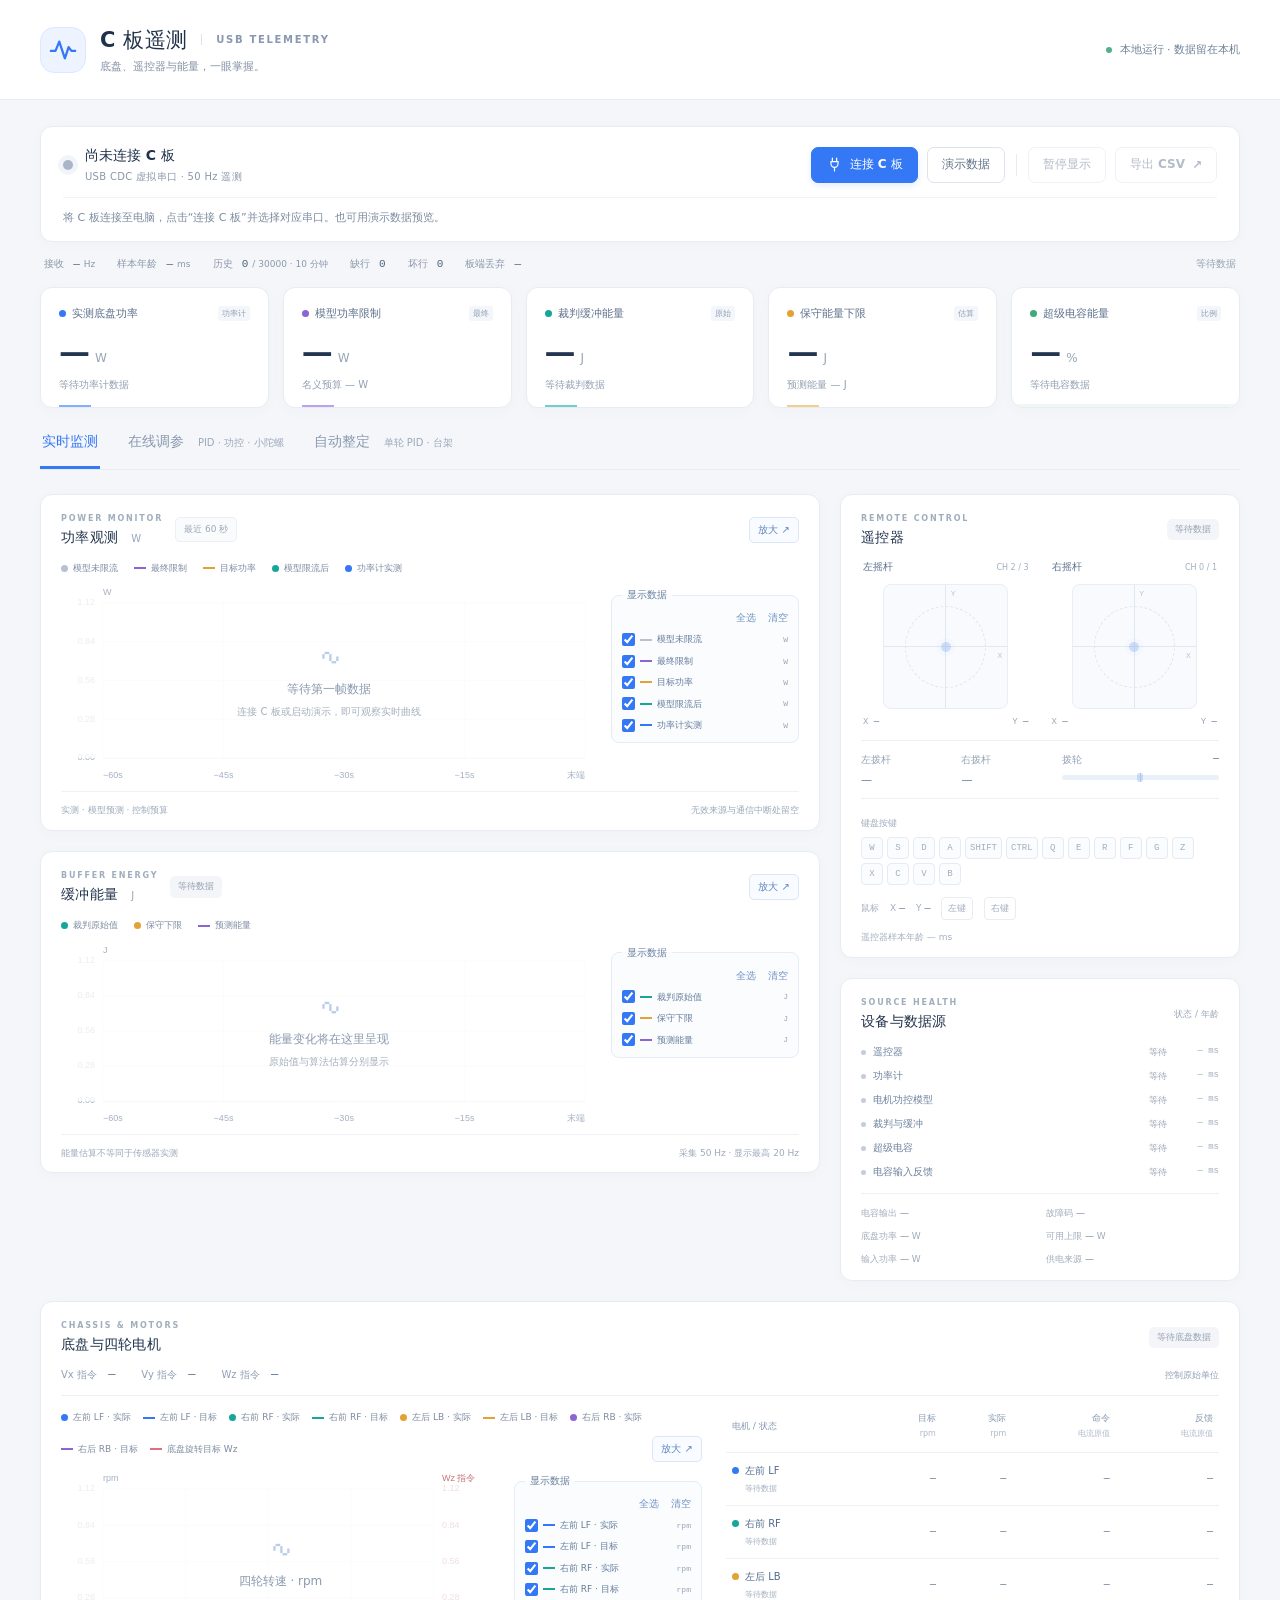
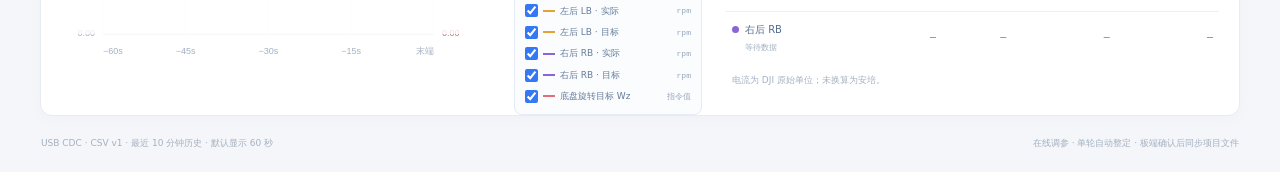
<file: tools/usb-telemetry/index.html>
<!doctype html>
<html lang="zh-CN">
<head>
  <meta charset="utf-8">
  <meta name="viewport" content="width=device-width,initial-scale=1">
  <meta name="color-scheme" content="light">
  <title>C 板遥测 · USB 实时仪表盘</title>
  <link rel="icon" href="data:image/svg+xml,%3Csvg xmlns='http://www.w3.org/2000/svg' viewBox='0 0 32 32'%3E%3Crect width='32' height='32' rx='8' fill='%233478f6'/%3E%3Cpath d='M3 17h5l4-10 6 18 4-12 3 4h4' fill='none' stroke='white' stroke-width='2'/%3E%3C/svg%3E">
  <link rel="stylesheet" href="styles.css">
  <link rel="stylesheet" href="tuning.css">
  <link rel="stylesheet" href="autotune.css">
  <script src="protocol.js" defer></script>
  <script src="serial.js" defer></script>
  <script src="charts.js" defer></script>
  <script src="tuning.js" defer></script>
  <script src="tuning-ui.js" defer></script>
  <script src="autotune.js" defer></script>
  <script src="autotune-ui.js" defer></script>
  <script src="app.js" defer></script>
</head>
<body>
  <header class="app-header">
    <a class="brand" href="./" aria-label="C 板遥测主页"><span class="brand-mark" aria-hidden="true"><svg viewBox="0 0 32 32"><path d="M3 17h5l4-10 6 18 4-12 3 4h4"/></svg></span><span><span class="brand-name">C 板遥测<span class="brand-tag">USB TELEMETRY</span></span><span class="brand-description">底盘、遥控器与能量，一眼掌握。</span></span></a>
    <span class="local-badge"><i></i>本地运行 · 数据留在本机</span>
  </header>
  <main class="workspace">
    <section class="connection-card card" aria-label="连接与采集">
      <div class="connection-summary"><span id="connection-dot" class="connection-dot"></span><div><strong id="connection-status" role="status">尚未连接 C 板</strong><span id="connection-detail">USB CDC 虚拟串口 · 50 Hz 遥测</span></div></div>
      <div class="toolbar-actions"><button type="button" class="primary-button" id="connect-button"><svg viewBox="0 0 24 24" aria-hidden="true"><path d="M9 3v5m6-5v5M7 8h10v3a5 5 0 0 1-5 5v5m0-5a5 5 0 0 1-5-5V8"/></svg><span>连接 C 板</span></button><button type="button" class="secondary-button" id="demo-button">演示数据</button><span class="toolbar-divider"></span><button type="button" class="secondary-button" id="pause-button" disabled aria-pressed="false">暂停显示</button><button type="button" class="secondary-button" id="export-button" disabled>导出 CSV <span aria-hidden="true">↗</span></button></div>
      <p id="message" class="connection-message" role="status">将 C 板连接至电脑，点击“连接 C 板”并选择对应串口。也可用演示数据预览。</p>
    </section>
    <div class="demo-notice" id="demo-notice" hidden><span><strong>演示模式</strong> 当前为模拟数据，与真实 C 板无关。连接串口将清空演示记录。</span><button type="button" id="stop-demo-button">结束演示</button></div>
    <div class="stream-bar"><div class="stream-stats"><span>接收 <strong id="rx-rate">—</strong><small>Hz</small></span><span>样本年龄 <strong id="sample-age">—</strong><small>ms</small></span><span>历史 <strong id="sample-count">0</strong><small>/ 30000 · 10 分钟</small></span><span>缺行 <strong id="missing-count">0</strong></span><span>坏行 <strong id="bad-count">0</strong></span><span>板端丢弃 <strong id="tx-drop-count">—</strong></span></div><span id="display-status" class="display-status">等待数据</span></div>

    <section class="metrics" aria-label="关键数据">
      <article class="metric-card card"><div class="metric-label"><i class="color-dot blue"></i>实测底盘功率<span class="metric-tag">功率计</span></div><div class="metric-number"><strong id="metric-meter">—</strong><span>W</span></div><p id="metric-meter-detail">等待功率计数据</p><span class="metric-accent blue-accent"></span></article>
      <article class="metric-card card"><div class="metric-label"><i class="color-dot purple"></i>模型功率限制<span class="metric-tag">最终</span></div><div class="metric-number"><strong id="metric-limit">—</strong><span>W</span></div><p id="metric-limit-detail">名义预算 — W</p><span class="metric-accent purple-accent"></span></article>
      <article class="metric-card card"><div class="metric-label"><i class="color-dot teal"></i>裁判缓冲能量<span class="metric-tag">原始</span></div><div class="metric-number"><strong id="metric-buffer">—</strong><span>J</span></div><p id="metric-buffer-detail">等待裁判数据</p><span class="metric-accent teal-accent"></span></article>
      <article class="metric-card card"><div class="metric-label"><i class="color-dot amber"></i>保守能量下限<span class="metric-tag">估算</span></div><div class="metric-number"><strong id="metric-estimate">—</strong><span>J</span></div><p id="metric-estimate-detail">预测能量 — J</p><span class="metric-accent amber-accent"></span></article>
      <article class="metric-card card"><div class="metric-label"><i class="color-dot green"></i>超级电容能量<span class="metric-tag">比例</span></div><div class="metric-number"><strong id="metric-cap">—</strong><span>%</span></div><p id="metric-cap-detail">等待电容数据</p><div class="cap-progress"><span id="cap-progress-value"></span></div></article>
    </section>

    <nav class="workspace-tabs" aria-label="工作区" role="tablist">
      <button type="button" id="monitor-tab" role="tab" aria-selected="true" aria-controls="monitor-panel">实时监测</button>
      <button type="button" id="tuning-tab" role="tab" aria-selected="false" aria-controls="tuning-panel" tabindex="-1">在线调参 <span>PID · 功控 · 小陀螺</span></button>
      <button type="button" id="autotune-tab" role="tab" aria-selected="false" aria-controls="autotune-panel" tabindex="-1">自动整定 <span>单轮 PID · 台架</span></button>
    </nav>
    <div id="monitor-panel" role="tabpanel" aria-labelledby="monitor-tab">
    <div class="dashboard-grid">
      <div class="chart-stack">
        <section class="card chart-card"><div class="section-heading"><div><span class="eyebrow">POWER MONITOR</span><h2>功率观测 <span>W</span></h2></div><span class="window-label">最近 60 秒</span></div><div class="chart-legend"><span><i class="color-dot blue"></i>功率计实测</span><span><i class="color-dot teal"></i>模型限流后</span><span><i class="color-dot gray"></i>模型未限流</span><span><i class="line-dot purple"></i>最终限制</span><span><i class="line-dot amber"></i>目标功率</span></div><div class="chart-container"><canvas id="power-chart" role="img" aria-label="最近 60 秒功率趋势，单位瓦"></canvas><div class="chart-empty" data-empty-chart><span class="empty-wave">∿</span><strong>等待第一帧数据</strong><span>连接 C 板或启动演示，即可观察实时曲线</span></div></div><div class="chart-footer"><span>实测 · 模型预测 · 控制预算</span><span>无效来源与通信中断处留空</span></div></section>
        <section class="card chart-card energy-card"><div class="section-heading"><div><span class="eyebrow">BUFFER ENERGY</span><h2>缓冲能量 <span>J</span></h2></div><span id="buffer-state" class="status-pill neutral">等待数据</span></div><div class="chart-legend"><span><i class="color-dot teal"></i>裁判原始值</span><span><i class="color-dot amber"></i>保守下限</span><span><i class="line-dot purple"></i>预测能量</span></div><div class="chart-container"><canvas id="energy-chart" role="img" aria-label="最近 60 秒缓冲能量趋势，单位焦耳"></canvas><div class="chart-empty" data-empty-chart><span class="empty-wave">∿</span><strong>能量变化将在这里呈现</strong><span>原始值与算法估算分别显示</span></div></div><div class="chart-footer"><span>能量估算不等同于传感器实测</span><span>采集 50 Hz · 显示最高 20 Hz</span></div></section>
      </div>

      <aside class="side-stack">
        <section class="card remote-card" aria-label="遥控器状态"><div class="section-heading"><div><span class="eyebrow">REMOTE CONTROL</span><h2>遥控器</h2></div><span id="remote-status" class="status-pill neutral">等待数据</span></div><div class="joysticks"><div class="joystick"><div class="stick-heading"><strong>左摇杆</strong><span>CH 2 / 3</span></div><div class="stick-plane" id="left-stick" aria-label="左摇杆位置"><div class="stick-ring"></div><i class="stick-point" id="left-stick-point"></i><span class="axis-x">X</span><span class="axis-y">Y</span></div><div class="stick-values"><span>X <b id="rc-lx">—</b></span><span>Y <b id="rc-ly">—</b></span></div></div><div class="joystick"><div class="stick-heading"><strong>右摇杆</strong><span>CH 0 / 1</span></div><div class="stick-plane" id="right-stick" aria-label="右摇杆位置"><div class="stick-ring"></div><i class="stick-point" id="right-stick-point"></i><span class="axis-x">X</span><span class="axis-y">Y</span></div><div class="stick-values"><span>X <b id="rc-rx">—</b></span><span>Y <b id="rc-ry">—</b></span></div></div></div><div class="remote-controls"><div><span>左拨杆</span><strong id="rc-sw-left">—</strong></div><div><span>右拨杆</span><strong id="rc-sw-right">—</strong></div><div class="dial-control"><span>拨轮 <b id="rc-dial">—</b></span><div class="dial-track"><i></i><span id="dial-indicator"></span></div></div></div><div class="input-section"><span class="sub-label">键盘按键</span><div class="keyboard" id="keyboard" aria-label="遥控器键盘状态"></div></div><div class="mouse-row"><span class="sub-label">鼠标</span><span>X <strong id="mouse-x">—</strong></span><span>Y <strong id="mouse-y">—</strong></span><span class="mouse-key" id="mouse-left">左键</span><span class="mouse-key" id="mouse-right">右键</span></div><p class="source-age" id="rc-age">遥控器样本年龄 — ms</p></section>
        <section class="card sources-card"><div class="section-heading"><div><span class="eyebrow">SOURCE HEALTH</span><h2>设备与数据源</h2></div><span class="tiny-label">状态 / 年龄</span></div><div id="source-list" class="source-list"></div><div class="cap-details"><span>电容输出 <strong id="cap-output">—</strong></span><span>故障码 <strong id="cap-error">—</strong></span><span>底盘功率 <strong id="cap-chassis">—</strong> W</span><span>可用上限 <strong id="cap-limit">—</strong> W</span><span>输入功率 <strong id="cap-input">—</strong> W</span><span>供电来源 <strong id="power-source">—</strong></span></div></section>
      </aside>
    </div>

    <section class="card motors-card" aria-label="底盘与电机"><div class="section-heading"><div><span class="eyebrow">CHASSIS & MOTORS</span><h2>底盘与四轮电机</h2></div><span id="chassis-mode" class="status-pill neutral">等待底盘数据</span></div><div class="chassis-commands"><span>Vx 指令 <strong id="vx-command">—</strong></span><span>Vy 指令 <strong id="vy-command">—</strong></span><span>Wz 指令 <strong id="wz-command">—</strong></span><small>控制原始单位</small></div><div class="motor-layout"><div class="motor-plot"><div class="chart-legend"><span><i class="color-dot blue"></i>左前 LF</span><span><i class="color-dot teal"></i>右前 RF</span><span><i class="color-dot amber"></i>左后 LB</span><span><i class="color-dot purple"></i>右后 RB</span><span class="legend-note">实线：实际 · 虚线：目标</span></div><div class="chart-container"><canvas id="rpm-chart" role="img" aria-label="四轮目标与实际转速，单位 rpm"></canvas><div class="chart-empty" data-empty-chart><span class="empty-wave">∿</span><strong>四轮转速 · rpm</strong></div></div></div><div class="motor-table-wrap"><table class="motor-table"><caption>电机转速与电流</caption><thead><tr><th>电机 / 状态</th><th>目标<br><small>rpm</small></th><th>实际<br><small>rpm</small></th><th>命令<br><small>电流原值</small></th><th>反馈<br><small>电流原值</small></th></tr></thead><tbody id="motor-table-body"></tbody></table><p class="table-note">电流为 DJI 原始单位；未换算为安培。</p></div></div></section>
    </div>
    <section id="tuning-panel" role="tabpanel" aria-labelledby="tuning-tab" hidden>
      <div class="tuning-intro"><div><span class="eyebrow">LIVE PARAMETERS</span><h2>在线调参</h2><p>参数实时生效、同步项目文件，停机后自动保存到板端。</p></div><span class="status-pill neutral">支持掉电保存</span></div>
      <div class="tuning-layout">
        <aside class="tuning-navigation card" role="tablist" aria-label="参数组">
          <button type="button" data-tuning-group="pid" role="tab" aria-selected="true"><strong>01 <span>速度环 PID</span></strong><small>四轮独立增益与限幅</small></button>
          <button type="button" data-tuning-group="power" role="tab" aria-selected="false"><strong>02 <span>功率控制</span></strong><small>功率外环与能量预算</small></button>
          <button type="button" data-tuning-group="spin" role="tab" aria-selected="false"><strong>03 <span>小陀螺</span></strong><small>旋转目标与波形</small></button>
          <p>应用后进入零力模式并保持电机停止，等待“已保存到板端”再断电。启动优先恢复有效的板端保存值。</p>
        </aside>
        <article class="tuning-editor card">
          <div class="tuning-heading"><div><h2 id="tuning-title">四轮速度环 PID</h2><p id="tuning-description"></p></div><span id="tuning-mode" class="status-pill neutral"></span></div>
          <div class="tuning-read-bar"><span id="tuning-revision">尚未读取</span><button type="button" id="tuning-read" class="secondary-button" disabled>重新读取板端</button></div>
          <div id="tuning-fields"></div>
          <div class="tuning-persistence"><p id="tuning-persistence-status" role="status" aria-live="polite">连接 C 板后确认掉电保存状态。</p><button type="button" id="tuning-save" class="secondary-button" hidden>保存到板端</button></div>
          <div class="tuning-actions"><div id="tuning-status" role="status" aria-live="polite">连接 C 板后读取当前参数。</div><div><button type="button" id="tuning-sync" class="secondary-button" hidden>重试同步文件</button><button type="button" id="tuning-revert" class="secondary-button" disabled>撤销草稿</button><button type="button" id="tuning-apply" class="primary-button" disabled>应用并同步文件</button></div></div>
        </article>
      </div>
    </section>
    <section id="autotune-panel" role="tabpanel" aria-labelledby="autotune-tab" hidden>
      <div class="auto-intro"><div><span class="eyebrow">PID AUTOTUNE</span><h2>让每次调参，都有依据。</h2><p>基线测试 → 有界搜索 → 独立复测 → 查看对比后采用</p></div><span id="auto-mode" class="status-pill neutral">尚未连接</span></div>
      <div class="auto-grid">
        <aside id="auto-settings" class="card auto-settings">
          <h3>台架测试设置</h3>
          <div class="auto-instructions">底盘架空固定、四轮离地。<br>遥控器左拨杆下、右拨杆中；摇杆和拨轮居中，无键鼠输入。<br>结束后拨轮向下超过一半进入零力，再重新准备或保存。</div>
          <label>测试电机<select id="auto-wheel"><option value="0">左前 LF</option><option value="1">右前 RF</option><option value="2">左后 LB</option><option value="3">右后 RB</option><option value="all">依次测试全部四轮</option></select></label>
          <label>目标转速 · 电机 rpm<input id="auto-rpm" type="number" min="100" max="1500" step="50" value="500"><small>100～1500 rpm；从较低转速开始。</small></label>
          <label>保持时间 · ms<input id="auto-hold" type="number" min="500" max="2000" step="100" value="1000"><small>每次另有前后各 300 ms 归零阶段。</small></label>
          <label>临时电流上限 · 原值<input id="auto-cap" type="number" min="500" max="5000" step="100" value="3000"><small>保留原限幅与功率保护；不换算为安培。</small></label>
          <label class="auto-confirm"><input id="auto-confirm" type="checkbox"><span>已确认底盘架空固定、四轮离地，可以执行单轮转速测试。</span></label>
          <div class="auto-buttons"><button id="auto-start" class="primary-button" type="button" disabled>开始自动整定</button><button id="auto-stop" class="secondary-button auto-stop" type="button" disabled>停止并恢复</button><button id="auto-demo" class="secondary-button" type="button">演示整定流程</button></div>
        </aside>
        <article class="card auto-workspace">
          <div class="auto-stage"><div><span class="eyebrow">TRIAL PROGRESS</span><p id="auto-progress-text">等待首次试验</p></div><div><strong id="auto-latest">— rpm</strong><br><small>最近一轮 RMSE</small></div></div>
          <progress id="auto-progress" max="15" value="0" aria-label="整定进度"></progress>
          <p id="auto-status" class="auto-status" role="status" aria-live="polite">可先运行演示，或连接支持自动整定的 C 板固件。</p>
          <div class="chart-legend"><span><i class="color-dot blue"></i>所选轮实际转速</span><span><i class="line-dot purple"></i>目标转速</span><span>最近 5 秒 · rpm</span></div>
          <div class="auto-plot"><canvas id="auto-chart" role="img" aria-label="整定电机目标与实际转速"></canvas></div>
          <p class="auto-empty">自动搜索 Kp / Ki，Kd 保持原值。板端统计指标；采样波形用于观察。通信心跳超时由板端结束试验。</p>
        </article>
      </div>
      <article class="card auto-results-card"><h3>参数与复测对比</h3><p>复测评分改善至少 5% 才推荐采用。架空得到的参数需要落地带负载验证。</p>
        <div class="auto-table-wrap"><table class="auto-table"><thead><tr><th>电机</th><th>原 Kp / Ki / Kd</th><th>推荐 Kp / Ki / Kd</th><th>基线 RMSE</th><th>复测 RMSE</th><th>结论</th></tr></thead><tbody id="auto-results"></tbody></table></div>
        <div class="auto-footer"><p id="auto-persistence" role="status">候选参数仅用于试验，点击采用后才正式应用和保存。</p><div><button id="auto-sync" type="button" class="secondary-button" hidden>重试同步文件</button><button id="auto-save" type="button" class="secondary-button" hidden>重试板端保存</button><button id="auto-adopt" type="button" class="primary-button" disabled>采用并保存推荐参数</button></div></div>
      </article>
      <article class="card auto-results-card"><h3>试验记录</h3><p>限流超过 5% 的试验会剔除；零力、反馈异常或操纵遥控器会停止整定。</p><div class="auto-table-wrap"><table class="auto-table"><thead><tr><th>#</th><th>电机</th><th>阶段</th><th>Kp</th><th>Ki</th><th>Kd</th><th>RMSE · rpm</th><th>超调 · rpm</th><th>稳态误差 · rpm</th><th>稳定时间</th><th>状态</th></tr></thead><tbody id="auto-trials"></tbody></table></div></article>
    </section>
    <footer class="app-footer"><span>USB CDC · CSV v1 · 最近 10 分钟历史 · 默认显示 60 秒</span><span>在线调参 · 单轮自动整定 · 板端确认后同步项目文件</span></footer>
  </main>
  <dialog id="chart-dialog" class="chart-dialog" aria-labelledby="expanded-chart-title">
    <div class="section-heading"><div><span class="eyebrow">WAVEFORM DETAIL</span><h2><span id="expanded-chart-title">波形详情</span> <small id="expanded-chart-unit"></small></h2></div><div class="chart-dialog-actions"><button type="button" class="secondary-button" id="reset-chart-button" disabled>恢复全图</button><button type="button" class="secondary-button" id="close-chart-button" autofocus>关闭 <span aria-hidden="true">×</span></button></div></div>
    <div class="chart-legend" id="expanded-chart-legend"></div>
    <div class="chart-layout expanded-chart-layout"><div class="chart-container"><canvas id="expanded-chart" role="img" aria-label="放大波形图"></canvas><div class="chart-empty" data-empty-chart><span class="empty-wave">∿</span><strong>等待第一帧数据</strong><span>连接 C 板或启动演示，即可观察实时曲线</span></div></div><div id="expanded-trace-picker"></div></div>
    <div class="history-navigation"><div class="history-caption"><strong id="history-mode">实时跟随</strong><output id="history-readout"></output><button type="button" class="secondary-button" id="return-live-button">返回实时</button></div><label for="history-position">历史位置</label><input type="range" id="history-position" aria-label="历史位置" min="-60000" max="-60000" value="-60000" step="1" disabled></div>
    <div class="chart-footer"><span id="expanded-chart-range">显示 60 s · Ctrl + 滚轮缩放</span><span>拖动平移 · Ctrl + 0 复位 · Esc 关闭</span></div>
  </dialog>
</body>
</html>
</file>
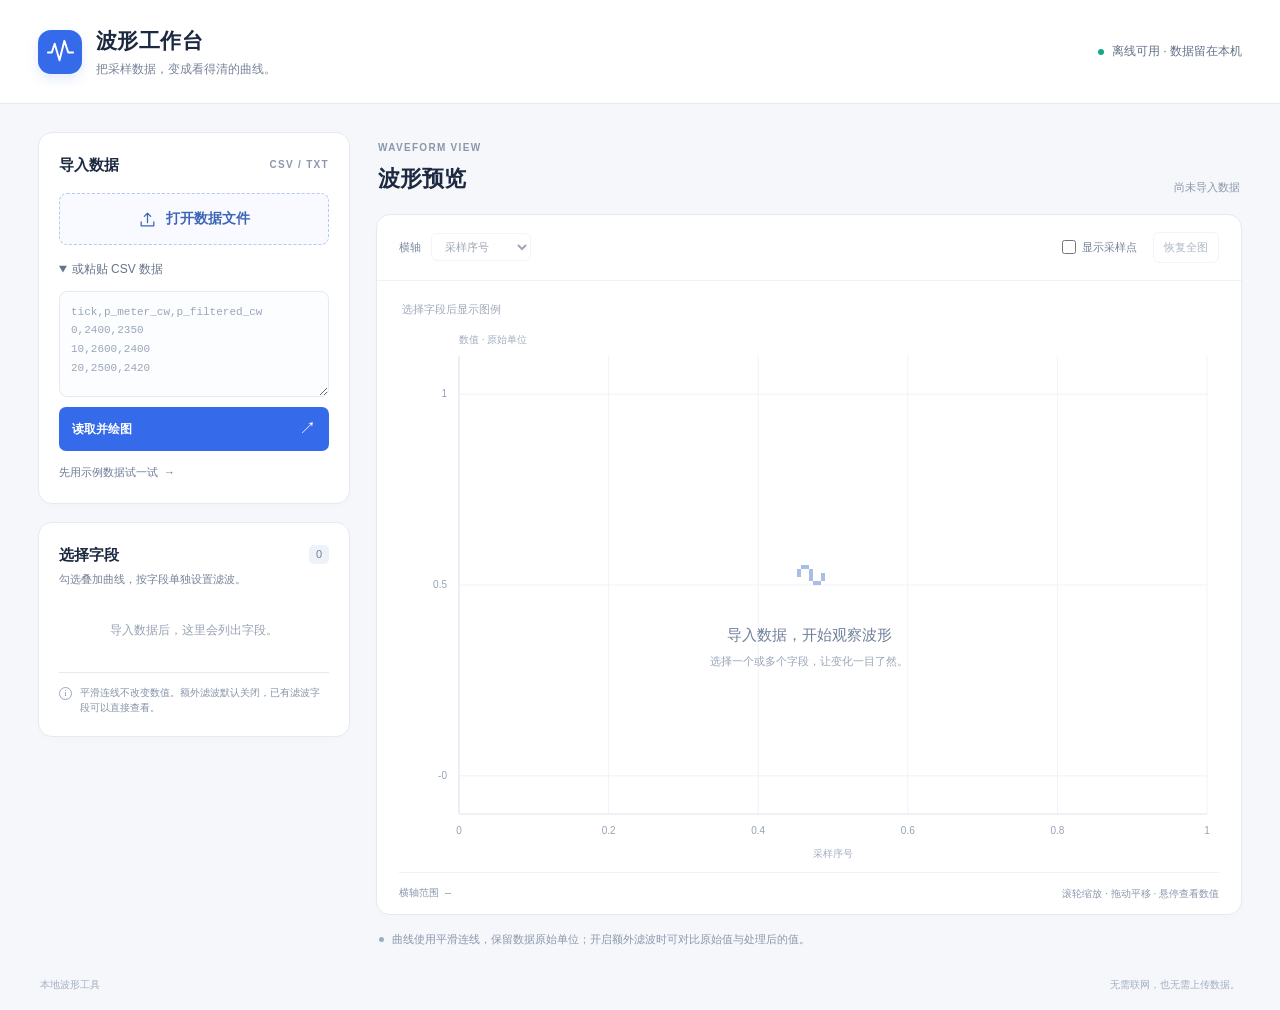
<file: tools/waveform-viewer/index.html>
<!doctype html>
<html lang="zh-CN">
<head>
  <meta charset="UTF-8">
  <meta name="viewport" content="width=device-width, initial-scale=1">
  <title>波形工作台 · 本地平滑绘图</title>
  <link rel="stylesheet" href="styles.css">
  <script src="core.js" defer></script>
  <script src="plot.js" defer></script>
  <script src="app.js" defer></script>
</head>
<body>
  <header class="app-header">
    <div class="brand">
      <div class="brand-icon" aria-hidden="true"><svg viewBox="0 0 32 32"><path d="M3 17h4l3-9 5 17 5-20 4 12h5"/></svg></div>
      <div><h1>波形工作台</h1><p>把采样数据，变成看得清的曲线。</p></div>
    </div>
    <span class="local-badge"><span></span>离线可用 · 数据留在本机</span>
  </header>

  <main class="workspace">
    <aside class="sidebar" aria-label="数据与字段设置">
      <section class="card import-card">
        <div class="section-heading"><h2>导入数据</h2><span class="eyebrow">CSV / TXT</span></div>
        <label class="file-button" for="file-input"><svg viewBox="0 0 24 24" aria-hidden="true"><path d="M12 16V4m-4 4 4-4 4 4M4 15v5h16v-5"/></svg>打开数据文件</label>
        <input id="file-input" type="file" accept=".csv,.txt,.log,text/csv,text/plain" aria-label="打开数据文件">
        <details id="paste-section" open>
          <summary>或粘贴 CSV 数据</summary>
          <label class="sr-only" for="csv-input">CSV 数据</label>
          <textarea id="csv-input" spellcheck="false" placeholder="tick,p_meter_cw,p_filtered_cw&#10;0,2400,2350&#10;10,2600,2400&#10;20,2500,2420"></textarea>
          <button id="parse-button" class="primary-button" type="button">读取并绘图 <span aria-hidden="true">↗</span></button>
        </details>
        <button id="sample-button" class="text-button" type="button">先用示例数据试一试 <span aria-hidden="true">→</span></button>
        <p id="import-error" class="message error" role="alert" hidden></p>
        <p id="import-notice" class="message notice" role="status" hidden></p>
      </section>

      <section class="card fields-card">
        <div class="section-heading"><h2>选择字段</h2><span id="field-count" class="count-badge">0</span></div>
        <p class="section-description">勾选叠加曲线，按字段单独设置滤波。</p>
        <div id="field-list" class="field-list"><p class="fields-placeholder">导入数据后，这里会列出字段。</p></div>
        <div class="filter-explanation"><span class="info-icon" aria-hidden="true">i</span><p>平滑连线不改变数值。额外滤波默认关闭，已有滤波字段可以直接查看。</p></div>
      </section>
    </aside>

    <section class="visualization" aria-label="波形预览">
      <div class="preview-heading"><div><span class="eyebrow">WAVEFORM VIEW</span><h2>波形预览</h2></div><span id="data-status" role="status">尚未导入数据</span></div>
      <section class="card chart-card">
        <div class="chart-toolbar">
          <div class="axis-control"><label for="x-axis">横轴</label><select id="x-axis" disabled><option value="-1">采样序号</option></select></div>
          <div class="chart-actions"><label class="points-toggle"><input id="show-points" type="checkbox">显示采样点</label><button id="reset-view" class="secondary-button" type="button" disabled>恢复全图</button></div>
        </div>
        <div id="legend" class="legend" aria-label="当前显示的曲线"><span class="legend-placeholder">选择字段后显示图例</span></div>
        <div id="chart-container" class="chart-container">
          <canvas id="waveform-chart" tabindex="0" role="img" aria-label="波形图" aria-describedby="chart-help"></canvas>
          <canvas id="chart-overlay" aria-hidden="true"></canvas>
          <div id="chart-empty" class="chart-empty"><div class="empty-symbol" aria-hidden="true">∿</div><strong>导入数据，开始观察波形</strong><p>选择一个或多个字段，让变化一目了然。</p></div>
          <div id="tooltip" class="chart-tooltip" tabindex="0" aria-label="采样值详情" hidden></div>
        </div>
        <div class="chart-footer"><span id="visible-range">横轴范围 —</span><span id="chart-help">滚轮缩放 · 拖动平移 · 悬停查看数值</span></div>
      </section>
      <div class="workspace-note"><span class="note-dot"></span><p>曲线使用平滑连线，保留数据原始单位；开启额外滤波时可对比原始值与处理后的值。</p></div>
    </section>
  </main>
  <footer class="app-footer"><span>本地波形工具</span><span>无需联网，也无需上传数据。</span></footer>
</body>
</html>
</file>
<file: tools/usb-telemetry/styles.css>
@charset "UTF-8";
:root{font-family:"Segoe UI","Microsoft YaHei",system-ui,sans-serif;color:#20324b;background:#f4f6fa;font-synthesis:none;--blue:#3478f6;--teal:#16a69b;--purple:#8a65d6;--amber:#e3a234;--green:#42a97a;--muted:#8490a3;--border:#e7ecf3;--shadow:0 3px 16px #1e396006}
*{box-sizing:border-box}body{margin:0}button,a{-webkit-tap-highlight-color:transparent}button{font:inherit;font-size:12px;cursor:pointer;transition:background .15s,border-color .15s,box-shadow .15s}button:disabled{cursor:default;opacity:.48}button:focus-visible,a:focus-visible{outline:3px solid #8cb5ff;outline-offset:3px}button:active:not(:disabled){transform:translateY(1px)}[hidden]{display:none!important}.app-header{min-height:100px;padding:22px 40px;display:flex;align-items:center;justify-content:space-between;border-bottom:1px solid var(--border);background:white}.brand{display:flex;align-items:center;gap:14px;text-decoration:none;color:inherit}.brand-mark{display:grid;place-items:center;width:46px;height:46px;background:#edf3ff;border:1px solid #dce8ff;border-radius:14px}.brand-mark svg{width:30px;fill:none;stroke:var(--blue);stroke-width:2.4;stroke-linecap:round;stroke-linejoin:round}.brand-name{display:flex;align-items:center;gap:14px;font-size:21px;font-weight:700;letter-spacing:.3px}.brand-tag{color:#8998b0;font-size:10px;letter-spacing:1.7px;font-weight:600;border-left:1px solid #dbe3ed;padding-left:14px}.brand-description{display:block;font-size:11px;color:#8290a4;margin-top:5px}.local-badge{display:flex;align-items:center;gap:8px;color:#708197;font-size:11px}.local-badge i{width:6px;height:6px;border-radius:50%;background:#54af8b}.workspace{max-width:1660px;margin:0 auto;padding:26px 40px 0}.card{background:#fff;border:1px solid var(--border);border-radius:12px;box-shadow:var(--shadow)}.connection-card{padding:18px 22px 13px;display:flex;align-items:center;justify-content:space-between;flex-wrap:wrap;gap:12px}.connection-summary{display:flex;align-items:center;gap:12px}.connection-dot{width:10px;height:10px;border-radius:50%;background:#aab6c7;box-shadow:0 0 0 5px #f1f4f8;flex-shrink:0}.connection-dot.connected{background:#35aa86;box-shadow:0 0 0 5px #eaf7f2}.connection-dot.demo{background:#e2a13f;box-shadow:0 0 0 5px #fff6e7}.connection-dot.stale{background:#d28a3e;box-shadow:0 0 0 5px #fff4e8}.connection-summary strong{font-size:14px;font-weight:650}.connection-summary #connection-detail{display:block;margin-top:5px;font-size:10px;color:#8a97a9;letter-spacing:.3px}.toolbar-actions{display:flex;gap:9px;align-items:center}.primary-button,.secondary-button{height:36px;border-radius:7px;padding:0 14px;display:inline-flex;align-items:center;justify-content:center;gap:7px;white-space:nowrap;font-weight:600}.primary-button{background:var(--blue);border:1px solid var(--blue);color:#fff;box-shadow:0 3px 6px #3478f620}.primary-button:hover:not(:disabled){background:#2467e8}.primary-button svg{width:17px;height:17px;stroke:currentColor;stroke-width:1.7;fill:none;stroke-linecap:round}.secondary-button{border:1px solid #dce3ed;background:#fff;color:#60728c}.secondary-button:hover:not(:disabled){background:#f6f8fc;border-color:#b8c9e1}.secondary-button.active{border-color:#cfb7f1;background:#f7f1ff;color:#8056b9}.toolbar-divider{height:22px;width:1px;background:#e7ecf3;margin:0 2px}.connection-message{flex-basis:100%;margin:1px 0 0;padding-top:11px;border-top:1px solid #f0f3f7;color:#7d8b9f;font-size:11px;line-height:1.7}.connection-message.error{color:#c45e49}.demo-notice{display:flex;align-items:center;justify-content:space-between;gap:10px;background:#fff8ea;border:1px solid #f4e3bb;color:#987432;padding:10px 15px;margin-top:13px;border-radius:8px;font-size:11px;line-height:1.7}.demo-notice strong{padding-right:10px}.demo-notice button{border:0;background:none;color:#9f752d;white-space:nowrap;text-decoration:underline}.stream-bar{min-height:45px;display:flex;align-items:center;justify-content:space-between;gap:12px;font-size:10px;color:#8c98a9;padding:3px 4px}.stream-stats{display:flex;gap:22px;flex-wrap:wrap}.stream-stats>span{white-space:nowrap}.stream-stats strong{font-family:"Cascadia Mono",Consolas,monospace;color:#516580;font-size:11px;font-weight:500;margin-left:6px}.stream-stats small{font-size:9px;padding-left:4px}.display-status{font-size:10px;color:#97a3b4;white-space:nowrap}.display-status.live{color:#409977}.display-status.warning{color:#bc8c43}.metrics{display:grid;grid-template-columns:repeat(5,minmax(0,1fr));gap:14px;margin-bottom:20px}.metric-card{padding:18px 18px 15px;position:relative;overflow:hidden}.metric-label{font-size:11px;color:#5e718b;display:flex;align-items:center;gap:6px;white-space:nowrap}.color-dot{width:7px;height:7px;display:inline-block;border-radius:50%;flex-shrink:0}.blue{background:var(--blue)}.teal{background:var(--teal)}.purple{background:var(--purple)}.amber{background:var(--amber)}.green{background:var(--green)}.gray{background:#aeb8c9}.metric-tag{font-size:8px;padding:2px 4px;background:#f3f6fa;color:#93a0b2;border-radius:3px;margin-left:auto}.metric-number{display:flex;align-items:baseline;gap:6px;margin-top:15px}.metric-number strong{font-size:31px;font-weight:600;letter-spacing:-1px;font-variant-numeric:tabular-nums;color:#223651;line-height:1}.metric-number>span{color:#98a5b5;font-size:12px}.metric-card p{margin:11px 0 0;font-size:10px;color:#92a0b2;white-space:nowrap;overflow:hidden;text-overflow:ellipsis}.metric-accent{position:absolute;height:2px;left:18px;bottom:0;width:32px}.blue-accent{background:#84afff}.purple-accent{background:#bba2eb}.teal-accent{background:#71cfc6}.amber-accent{background:#f3ce8c}.cap-progress{position:absolute;bottom:0;left:0;height:3px;width:100%;background:#eff7f2}.cap-progress>span{display:block;height:100%;width:0;background:#70be96;transition:width .15s}.dashboard-grid{display:grid;grid-template-columns:minmax(0,1.95fr) minmax(320px,1fr);gap:20px;align-items:start}.chart-stack,.side-stack{display:flex;flex-direction:column;gap:20px;min-width:0}.section-heading{display:flex;align-items:center;justify-content:space-between;gap:12px;margin-bottom:15px}.eyebrow{font-size:8px;font-weight:600;letter-spacing:1.8px;color:#a0adbd;display:block;margin-bottom:6px}.section-heading h2{font-size:14px;line-height:1.2;margin:0;font-weight:650;letter-spacing:.25px}.section-heading h2>span{font-size:10px;color:#98a7ba;font-weight:400;padding-left:8px}.chart-card{padding:19px 20px 0}.window-label,.tiny-label{font-size:9px;color:#9ba8b9}.window-label{padding:5px 8px;border:1px solid #eaf0f6;border-radius:5px;background:#fafbfd}.chart-legend{display:flex;align-items:center;gap:16px;flex-wrap:wrap;color:#7d8ba0;font-size:9px;min-height:16px;margin-bottom:12px}.chart-legend>span{display:inline-flex;align-items:center;gap:5px}.line-dot{width:12px;border-top:2px dashed;display:inline-block}.line-dot.purple{background:none;border-color:var(--purple)}.line-dot.amber{background:none;border-color:var(--amber)}.chart-container{height:195px;position:relative;min-width:0}.chart-container canvas{display:block;width:100%;height:100%}.chart-empty{position:absolute;inset:10px 0 25px;display:flex;align-items:center;justify-content:center;flex-direction:column;gap:7px;pointer-events:none;background:#ffffffc4;font-size:10px;color:#a4afbd}.chart-empty strong{font-size:12px;color:#8999ae;font-weight:500}.empty-wave{font-size:37px;line-height:1;color:#b9cdeb;font-family:Georgia,serif}.chart-footer{display:flex;align-items:center;justify-content:space-between;gap:10px;font-size:9px;color:#9ca9ba;border-top:1px solid #eef2f7;margin-top:8px;padding:12px 0;line-height:1.5}.energy-card .chart-container{height:180px}.status-pill{display:inline-flex;align-items:center;font-size:9px;padding:5px 8px;border-radius:5px;white-space:nowrap;line-height:1.25}.status-pill.good{color:#459678;background:#eff8f4}.status-pill.warning{color:#b78436;background:#fff7e9}.status-pill.bad{color:#c06b61;background:#fff2ef}.status-pill.neutral{color:#95a1b3;background:#f3f5f8}.remote-card{padding:19px 20px 13px}.joysticks{display:grid;grid-template-columns:1fr 1fr;gap:23px;margin:5px 2px 13px}.stick-heading{display:flex;align-items:center;justify-content:space-between;font-size:10px;margin-bottom:10px}.stick-heading strong{font-weight:500;color:#5a708b}.stick-heading>span{font-size:8px;color:#a1aec0}.stick-plane{position:relative;aspect-ratio:1;max-height:125px;max-width:150px;margin:auto;background:linear-gradient(90deg,transparent calc(50% - .5px),#e0e8f3 calc(50% - .5px),#e0e8f3 calc(50% + .5px),transparent calc(50% + .5px)),linear-gradient(transparent calc(50% - .5px),#e0e8f3 calc(50% - .5px),#e0e8f3 calc(50% + .5px),transparent calc(50% + .5px)),#f8fafd;border:1px solid #e9eef5;border-radius:8px}.stick-ring{position:absolute;inset:17%;border:1px dashed #dde6f1;border-radius:50%}.stick-point{position:absolute;width:10px;height:10px;border-radius:50%;background:#4c87ee;top:50%;left:50%;transform:translate(-50%,-50%);box-shadow:0 0 0 4px #4382ed14;transition:opacity .15s;opacity:.25}.axis-x,.axis-y{position:absolute;font:8px Consolas,monospace;color:#b8c4d4}.axis-x{right:5px;top:calc(50% + 4px)}.axis-y{left:calc(50% + 5px);top:4px}.stick-values{display:flex;justify-content:space-between;font:9px Consolas,monospace;color:#9ba8bb;margin-top:8px}.stick-values b{color:#617591;font-weight:400}.remote-controls{display:grid;grid-template-columns:1fr 1fr 1.7fr;gap:8px;padding:12px 0;border-top:1px solid #edf1f6;border-bottom:1px solid #edf1f6;font-size:10px;color:#97a4b6}.remote-controls>div{display:flex;flex-direction:column;gap:6px}.remote-controls strong{font-size:11px;font-weight:500;color:#5d7593}.dial-control b{font:10px Consolas,monospace;font-weight:400;float:right;color:#617591}.dial-track{position:relative;height:5px;background:#eaf0f8;border-radius:3px;margin-top:2px}.dial-track i{position:absolute;left:50%;height:9px;width:1px;background:#c6d5e8;top:-2px}.dial-track>span{position:absolute;width:6px;height:9px;background:#7ba5ed;border-radius:2px;top:-2px;left:50%;transform:translateX(-50%);opacity:.3}.input-section{padding-top:12px}.sub-label{font-size:9px;color:#a1adbe}.keyboard{display:flex;gap:4px;flex-wrap:wrap;margin-top:7px}.keyboard span{display:grid;place-items:center;min-width:22px;height:22px;border:1px solid #e5ebf4;background:#fafcfe;font:9px Consolas,monospace;color:#a1aec0;border-radius:4px;padding:0 4px}.keyboard .pressed,.mouse-key.pressed{color:#3d7be2;border-color:#bad1fa;background:#edf4ff}.mouse-row{display:flex;align-items:center;gap:11px;margin-top:12px;color:#a1adbd;font-size:9px}.mouse-row strong{font:10px Consolas,monospace;color:#7285a0;font-weight:400}.mouse-key{padding:4px 6px;border:1px solid #e8edf4;border-radius:4px;white-space:nowrap}.source-age{font-size:9px;color:#a3afbf;margin:11px 0 0}.sources-card{padding:19px 20px 14px}.source-list{display:grid;gap:10px}.source-row{display:flex;align-items:center;justify-content:space-between;gap:5px;font-size:10px}.source-name{color:#6d819d;display:flex;align-items:center;gap:7px}.source-name i{width:5px;height:5px;border-radius:50%;background:#c3cddb}.source-row.good i{background:#4fb08d}.source-info{color:#a0adbf;display:flex;gap:9px;font-size:9px}.source-row.good .source-info b{color:#64a48b}.source-row.bad .source-info b{color:#c68f7f}.source-info b{font-weight:400;color:#98a5b6}.source-info small{font:9px Consolas,monospace;min-width:43px;text-align:right}.cap-details{display:grid;grid-template-columns:1fr 1fr;gap:10px 12px;border-top:1px solid #edf1f6;margin-top:14px;padding-top:13px;color:#a0acbc;font-size:9px}.cap-details strong{color:#7186a3;font-weight:500}.motors-card{padding:19px 20px 0;margin-top:20px}.chassis-commands{display:flex;align-items:center;gap:26px;padding:0 0 13px;font-size:10px;color:#91a0b5}.chassis-commands strong{font-family:Consolas,monospace;font-size:12px;color:#5c7697;font-weight:400;margin-left:8px}.chassis-commands small{margin-left:auto;font-size:9px}.motor-layout{display:grid;grid-template-columns:minmax(0,1.3fr) minmax(420px,1fr);gap:24px;border-top:1px solid #edf1f6;padding-top:15px}.motor-plot{min-width:0}.motor-plot .chart-container{height:185px}.motor-plot .chart-legend{gap:12px}.legend-note{color:#a7b2c1;font-size:8px}.motor-table-wrap{overflow:auto;min-width:0}.motor-table{border-collapse:collapse;width:100%;font-size:10px;text-align:right;white-space:nowrap;font-variant-numeric:tabular-nums}.motor-table caption{position:absolute;clip:rect(0,0,0,0);clip-path:inset(50%);width:1px;height:1px;overflow:hidden}.motor-table th{font-size:9px;color:#8799b0;font-weight:400;padding:0 6px 10px;line-height:1.7}.motor-table th small{font-size:8px;color:#adb9c9}.motor-table th:first-child,.motor-table td:first-child{text-align:left}.motor-table td{border-top:1px solid #edf1f6;padding:11px 6px;color:#667e9c;font-family:Consolas,monospace}.motor-table td:first-child{font-family:inherit;color:#536d8e}.motor-name{display:inline-flex;align-items:center;gap:6px}.motor-state{display:block;font-size:8px;color:#a2afbf;margin:5px 0 0 13px}.motor-state.good{color:#60a18a}.table-note{color:#a4b0c1;font-size:9px;margin:10px 6px 15px}.app-footer{padding:21px 1px;display:flex;align-items:center;justify-content:space-between;font-size:9px;color:#a4b0c0;gap:15px}
@media(min-width:1450px){.chart-container{height:223px}.energy-card .chart-container{height:190px}.stick-plane{max-height:140px}.remote-card{padding-bottom:16px}}
@media(max-width:1180px){.workspace{padding:22px 24px 0}.app-header{padding:20px 24px}.metric-card{padding:15px 12px}.metric-label{font-size:10px;gap:5px}.metric-tag{display:none}.metric-number strong{font-size:29px}.stream-stats{gap:16px}.chart-legend{gap:10px}.dashboard-grid{grid-template-columns:minmax(0,1.65fr) minmax(295px,1fr);gap:15px}.chart-stack,.side-stack{gap:15px}.chart-card,.remote-card,.sources-card{padding-left:15px;padding-right:15px}.motor-layout{grid-template-columns:minmax(0,1fr) minmax(365px,1fr);gap:16px}.toolbar-actions{gap:6px}.secondary-button,.primary-button{padding:0 11px}}
@media(max-width:960px){.connection-card{padding:16px}.connection-summary{flex:1}.toolbar-actions{flex-wrap:wrap}.connection-card{gap:16px}.metrics{gap:10px}.metric-number strong{font-size:26px}.metric-card p{font-size:9px}.dashboard-grid{grid-template-columns:minmax(0,1.4fr) minmax(280px,1fr)}.chart-footer{font-size:8px}.motor-layout{grid-template-columns:1fr}.motor-plot .chart-container{height:200px}.stream-stats{gap:12px}.stream-bar{padding-top:10px;padding-bottom:10px}.brand-tag{display:none}.chart-container{height:210px}.energy-card .chart-container{height:210px}}
@media(max-width:720px){.app-header{padding:17px 18px;min-height:85px}.brand-name{font-size:19px}.brand-description{font-size:10px}.local-badge{font-size:9px;max-width:105px;line-height:1.7;gap:5px}.local-badge i{flex-shrink:0}.workspace{padding:17px 14px 0}.connection-card{gap:13px}.toolbar-actions{width:100%;display:grid;grid-template-columns:1.2fr 1fr 1fr 1fr;gap:6px}.toolbar-divider{display:none}.primary-button,.secondary-button{padding:0 8px;font-size:10px;height:35px}.primary-button svg{width:14px}.connection-message{font-size:10px}.stream-bar{align-items:flex-start}.stream-stats{gap:7px 14px;font-size:9px}.stream-stats strong{font-size:10px;margin-left:4px}.display-status{padding-top:1px;font-size:9px}.metrics{grid-template-columns:repeat(3,minmax(0,1fr));margin-bottom:15px}.metric-card{padding:14px 12px}.metric-number{margin-top:12px}.metric-number strong{font-size:26px}.metric-label{font-size:10px}.metric-card:nth-child(4),.metric-card:nth-child(5){grid-column:span 1}.dashboard-grid{grid-template-columns:1fr;gap:15px}.side-stack{display:grid;grid-template-columns:1fr 1fr;gap:12px;align-items:start}.remote-card{grid-column:1/-1}.sources-card{grid-column:1/-1}.joysticks{max-width:400px;margin:4px auto 13px;gap:45px}.stick-plane{max-width:140px;max-height:140px}.stick-values{max-width:140px;margin-left:auto;margin-right:auto}.source-list{grid-template-columns:1fr 1fr;gap:12px 20px}.cap-details{grid-template-columns:repeat(3,1fr)}.chart-container{height:210px}.energy-card .chart-container{height:195px}.motors-card{margin-top:15px;padding:17px 15px 0}.chassis-commands{gap:14px;flex-wrap:wrap}.chassis-commands strong{margin-left:4px;font-size:11px}.chassis-commands small{font-size:8px}.app-footer{font-size:8px;line-height:1.7;align-items:flex-start}.demo-notice{font-size:10px}.chart-footer{font-size:8px}.motors-card .section-heading{margin-bottom:13px}}
@media(max-width:390px){.metrics{grid-template-columns:repeat(2,minmax(0,1fr))}.metric-card:nth-child(5){grid-column:1/-1}.brand-mark{width:39px;height:39px}.brand-description{font-size:9px}.local-badge{display:none}.toolbar-actions{grid-template-columns:1fr 1fr}.source-list{grid-template-columns:1fr}.cap-details{grid-template-columns:1fr 1fr}.joysticks{gap:24px}.chassis-commands small{margin-left:0;flex-basis:100%}.chart-legend{font-size:8px}.motor-table{font-size:9px}.motor-table td,.motor-table th{padding-left:4px;padding-right:4px}}
.expandable-chart{cursor:zoom-in}.chart-container canvas{cursor:crosshair}.chart-container canvas:focus-visible{outline:3px solid #8cb5ff;outline-offset:3px;border-radius:4px}.chart-expand-button{flex-shrink:0;margin-left:auto;padding:5px 8px;border:1px solid #dce6f5;border-radius:5px;color:#6086bd;background:#f8fbff;font-size:10px;white-space:nowrap}.chart-expand-button:hover{background:#edf4ff;border-color:#b8cfee}.chart-hover{position:absolute;inset:0;pointer-events:none;z-index:2}.chart-crosshair{position:absolute;border-left:1px dashed #8098bb}.chart-tooltip{position:absolute;width:max-content;max-width:100%;padding:11px 12px;border:1px solid #dbe5f2;border-radius:8px;background:#fffffff5;box-shadow:0 6px 24px #203d6024;color:#60728b;font-size:11px;line-height:1.5;cursor:default}.chart-tooltip>strong{display:block;font-size:10px;font-weight:500;color:#8b9ab0;white-space:nowrap;margin-bottom:8px;font-variant-numeric:tabular-nums}.chart-tooltip-values{display:grid;gap:5px}.chart-tooltip-values>div{display:flex;justify-content:space-between;align-items:center;gap:14px}.chart-tooltip-values span{display:inline-flex;align-items:center;gap:6px}.chart-tooltip-values i{width:6px;height:6px;border-radius:50%;flex-shrink:0}.chart-tooltip-values b{font-family:Consolas,monospace;font-size:11px;font-weight:500;color:#304e74;font-variant-numeric:tabular-nums;white-space:nowrap}.chart-dialog{width:min(1180px,calc(100vw - 48px));max-width:none;max-height:calc(100dvh - 48px);padding:22px 24px 0;border:1px solid var(--border);border-radius:14px;color:inherit;box-shadow:0 18px 70px #102b4d40;overflow:auto}.chart-dialog::backdrop{background:#1d304d70;backdrop-filter:blur(3px)}body:has(.chart-dialog[open]){overflow:hidden}.chart-dialog .section-heading h2 #expanded-chart-title{font-size:16px;color:inherit;padding:0;font-weight:650}.chart-dialog h2 small{font-size:11px;color:#98a7ba;font-weight:400;padding-left:8px}.chart-dialog .chart-container{height:clamp(230px,60dvh,650px)}.chart-dialog .chart-legend{font-size:11px;gap:14px}.chart-dialog .chart-footer{font-size:10px}.chart-dialog .chart-container canvas{cursor:crosshair}
@media(max-width:720px){.chart-dialog{width:calc(100vw - 20px);max-height:calc(100dvh - 20px);padding:16px 12px 0}.chart-dialog .chart-container{height:clamp(230px,55dvh,500px)}.chart-dialog .chart-legend{font-size:10px;gap:8px 12px}.chart-tooltip{padding:8px;font-size:10px}.chart-tooltip>strong{font-size:9px}.chart-tooltip-values{gap:3px}.chart-tooltip-values>div{gap:10px}.chart-tooltip-values b{font-size:10px}.chart-expand-button{font-size:9px}.chart-dialog .chart-footer{font-size:8px}}
.chart-dialog-actions{display:flex;gap:8px;align-items:center;flex-shrink:0}
.chart-layout{display:grid;grid-template-columns:minmax(0,1fr) 188px;gap:14px;align-items:start}.trace-picker{margin:0;padding:9px 10px 10px;min-width:0;border:1px solid #e6ecf5;border-radius:8px;background:#fafcfe;cursor:default}.trace-picker legend{padding:0 5px;font-size:10px;color:#6a809f}.trace-picker-actions{display:flex;gap:12px;justify-content:flex-end;margin-bottom:7px}.trace-picker-actions button{padding:0;border:0;background:none;color:#7092c2;font-size:10px}.trace-options{display:grid;gap:7px;max-height:250px;overflow:auto;scrollbar-width:thin}.trace-options label{display:grid;grid-template-columns:13px 12px minmax(0,1fr) auto;align-items:center;gap:5px;font-size:9px;color:#657c9a;cursor:pointer;line-height:1.6}.trace-options input{margin:0;width:13px;height:13px;accent-color:var(--blue)}.trace-options input:focus-visible{outline:2px solid #8cb5ff;outline-offset:2px}.trace-line{display:inline-block;width:12px;border-top:2px solid;flex-shrink:0}.trace-options small{font:8px Consolas,monospace;color:#99a7bb}.trace-options label:has(input:not(:checked)){color:#a4afbf}.chart-dialog{width:min(1300px,calc(100vw - 48px))}.expanded-chart-layout{grid-template-columns:minmax(0,1fr) 210px;gap:18px}.chart-dialog .trace-options{max-height:55dvh;gap:11px}.chart-dialog .trace-options label{font-size:10px}.chart-dialog .trace-options small{font-size:9px}
@media(max-width:1180px){.chart-card .chart-layout,.motor-plot .chart-layout{grid-template-columns:1fr}.chart-card .trace-options,.motor-plot .trace-options{grid-template-columns:repeat(2,minmax(0,1fr));max-height:155px}.expanded-chart-layout{grid-template-columns:minmax(0,1fr) 190px}.chart-dialog .chart-container{height:clamp(230px,55dvh,650px)}}
@media(max-width:720px){.chart-dialog{width:calc(100vw - 20px)}.expanded-chart-layout{grid-template-columns:1fr;gap:12px}.chart-dialog .chart-container{height:clamp(230px,40dvh,430px)}.chart-dialog .trace-options{max-height:150px;grid-template-columns:repeat(2,minmax(0,1fr));gap:8px}.chart-dialog .trace-options label{font-size:9px}.chart-dialog .trace-options small{font-size:8px}.trace-picker{padding:7px 8px}.chart-layout{gap:10px}.chart-dialog .chart-legend{gap:6px 10px}}
.history-navigation{margin-top:14px;padding:10px 12px;border:1px solid #e7edf5;border-radius:8px;background:#fafcfe;font-size:10px;color:#8295ae}.history-caption{display:flex;align-items:center;gap:12px;margin-bottom:8px;flex-wrap:wrap}.history-caption strong{font-size:10px;font-weight:500;color:#5f83af}.history-caption output{font:10px Consolas,monospace;font-variant-numeric:tabular-nums}.history-caption button{height:28px;margin-left:auto;font-size:10px;padding:0 10px}.history-navigation>label{display:block;font-size:9px;margin-bottom:5px}.history-navigation input{width:100%;margin:0;accent-color:var(--blue)}.history-navigation input:disabled{opacity:.4}.chart-dialog #expanded-chart{touch-action:pan-y;user-select:none}.chart-dialog #expanded-chart.panning{cursor:grabbing}.history-navigation input:focus-visible{outline:2px solid #8cb5ff;outline-offset:3px}
@media(max-width:720px){.history-navigation{margin-top:10px;padding:8px}.history-caption{gap:6px}.history-caption output{font-size:9px}.history-caption button{height:27px;font-size:9px}.chart-dialog .chart-container{height:clamp(230px,34dvh,380px)}}
@media(prefers-reduced-motion:reduce){*{transition:none!important}}
</file>
<file: tools/usb-telemetry/tuning.css>
.workspace-tabs{display:flex;gap:26px;border-bottom:1px solid var(--border);margin:25px 0 24px}
.workspace-tabs button{border:0;background:none;padding:0 2px 15px;font-size:14px;color:#8a99ae;border-bottom:3px solid transparent;font-weight:600}
.workspace-tabs button[aria-selected=true]{color:var(--blue);border-color:var(--blue)}
.workspace-tabs button span{font-size:10px;font-weight:400;padding-left:9px;color:#9ba9ba}
.tuning-intro{display:flex;justify-content:space-between;align-items:flex-start;gap:20px;margin-bottom:24px}
.tuning-intro h2{font-size:23px;margin:8px 0 10px;color:#263d5b;font-weight:600}
.tuning-intro p{font-size:12px;color:#8796aa;margin:0;line-height:1.8}
.tuning-layout{display:grid;grid-template-columns:228px minmax(0,1fr);gap:24px;align-items:start}
.tuning-navigation{padding:14px;position:sticky;top:20px}
.tuning-navigation button{display:block;text-align:left;width:100%;padding:20px 15px;border:1px solid transparent;background:none;border-radius:8px;color:#8d9eb5;margin-bottom:5px}
.tuning-navigation button strong{font-size:10px;letter-spacing:1px;font-weight:500}
.tuning-navigation button strong span{padding-left:12px;font-size:13px;letter-spacing:0;font-weight:600;color:#657c98}
.tuning-navigation button small{display:block;margin:8px 0 0 28px;font-size:10px;color:#94a3b6}
.tuning-navigation button[aria-selected=true]{background:#f0f5ff;border-color:#e0eaff;color:var(--blue)}
.tuning-navigation button[aria-selected=true] strong span{color:var(--blue)}
.tuning-navigation>p{font-size:10px;color:#9aa7b9;line-height:1.9;padding:15px 14px 2px;border-top:1px solid #edf1f6;margin:18px 0 0}
.tuning-editor{padding:28px 32px;min-width:0}
.tuning-heading{display:flex;justify-content:space-between;align-items:flex-start;gap:24px}
.tuning-heading h2{font-size:19px;margin:0;color:#2b4362;font-weight:600}
.tuning-heading p{font-size:11px;color:#95a2b4;line-height:1.9;max-width:660px;margin:12px 0 0}
.tuning-heading .status-pill{flex-shrink:0}
.tuning-read-bar{display:flex;justify-content:space-between;align-items:center;margin:23px 0 5px;border-top:1px solid #edf1f6;padding-top:18px}
.tuning-read-bar>span{font-size:10px;color:#9aa9bc;font-family:Consolas,monospace}
.tuning-field-section{padding:20px 0 25px;border-bottom:1px solid #edf1f6}
.tuning-field-section h3{margin:0 0 20px;font-size:12px;color:#607794;font-weight:600}
.tuning-field-grid{display:grid;grid-template-columns:repeat(3,minmax(0,1fr));gap:25px 24px}
.tuning-field{display:flex;flex-direction:column;min-width:0;gap:9px;font-size:11px;color:#6d829d}
.tuning-field input{width:100%;min-width:0;padding:12px 13px;border:1px solid #dfe7f0;border-radius:7px;font:15px Consolas,monospace;color:#324e73;background:#fbfcfe;outline:none}
.tuning-field input:focus{border-color:#7aa8f3;box-shadow:0 0 0 3px #3478f610;background:white}
.tuning-field input.edited{border-color:#9abaf0;background:#f4f8ff}
.tuning-field input:disabled{color:#9eaabc;background:#f6f8fb}
.tuning-field small{font-size:9px;color:#9ba9bb;line-height:1.6}
.tuning-actions{display:flex;justify-content:space-between;gap:18px;align-items:center;padding-top:26px}
.tuning-actions>div:first-child{font-size:11px;color:#4b9d7d;line-height:1.9;max-width:560px}
.tuning-actions>div:first-child.error{color:#c2684e}
.tuning-actions>div:last-child{display:flex;justify-content:flex-end;gap:9px;flex-wrap:wrap;flex-shrink:0}
.tuning-persistence{display:flex;justify-content:space-between;gap:16px;align-items:center;padding-top:21px}
.tuning-persistence p{margin:0;color:#a17c3d;font-size:11px;line-height:1.8}
.tuning-persistence p.saved{color:#459678}.tuning-persistence p.error{color:#c2684e}
.tuning-persistence button{flex-shrink:0}
@media(max-width:1150px){.tuning-layout{grid-template-columns:190px minmax(0,1fr);gap:18px}.tuning-editor{padding:25px}.tuning-field-grid{grid-template-columns:repeat(2,minmax(0,1fr))}.tuning-actions{align-items:flex-start;flex-direction:column}.tuning-heading{flex-direction:column;gap:12px}}
@media(max-width:720px){.workspace-tabs{gap:22px;margin:20px 0}.workspace-tabs button{font-size:13px}.workspace-tabs button span{display:none}.tuning-layout{grid-template-columns:1fr}.tuning-intro{margin-bottom:18px;gap:10px}.tuning-intro h2{font-size:20px}.tuning-intro p{font-size:11px}.tuning-intro>.status-pill{font-size:8px;margin-top:4px}.tuning-navigation{position:static;display:grid;grid-template-columns:repeat(3,minmax(0,1fr));padding:7px;gap:3px}.tuning-navigation button{padding:14px 7px;margin:0}.tuning-navigation button strong{font-size:9px;display:flex;gap:6px;justify-content:center}.tuning-navigation button strong span{padding:0;font-size:11px}.tuning-navigation button small,.tuning-navigation>p{display:none}.tuning-editor{padding:22px 18px}.tuning-heading h2{font-size:17px}.tuning-field-grid{gap:24px 14px}.tuning-field{font-size:10px}.tuning-field input{padding:11px;font-size:14px}.tuning-actions{padding-top:22px}.tuning-actions>div:last-child{flex-shrink:1;justify-content:flex-start}.tuning-field small{font-size:8px}}
@media(max-width:380px){.tuning-field-grid{grid-template-columns:1fr}.tuning-intro{flex-direction:column}.tuning-navigation button strong{font-size:8px;gap:4px}.tuning-navigation button strong span{font-size:10px}}
</file>
<file: tools/usb-telemetry/autotune.css>
.auto-intro{display:flex;align-items:center;justify-content:space-between;gap:15px;margin:24px 0 18px}.auto-intro h2{font-size:22px;margin:5px 0 8px}.auto-intro p{font-size:12px;color:#8293aa;margin:0}.auto-grid{display:grid;grid-template-columns:310px minmax(0,1fr);gap:20px;align-items:start}.auto-settings,.auto-workspace,.auto-results-card{padding:22px;min-width:0}.auto-settings h3{font-size:14px;margin:0 0 16px}.auto-settings>label:not(.auto-confirm){display:grid;gap:7px;margin:15px 0;font-size:12px;color:#6a7e9a}.auto-settings input[type=number],.auto-settings select{width:100%;padding:10px 12px;border:1px solid #dce5f1;border-radius:7px;background:#fafcff;color:#355575;min-width:0}.auto-settings small{font-size:10px;line-height:1.65;color:#92a0b3}.auto-instructions{padding:13px 15px;background:#f2f6fc;border-radius:8px;font-size:11px;line-height:1.9;color:#6480a1}.auto-confirm{display:flex;gap:9px;margin:18px 0;font-size:11px;line-height:1.7;color:#536e90}.auto-confirm input{margin-top:4px;flex-shrink:0}.auto-buttons{display:flex;flex-wrap:wrap;gap:8px}.auto-buttons button{flex:1;white-space:nowrap}.auto-stop{border-color:#e6bac1!important;color:#b85f6d!important;background:#fff9fa!important}.auto-stage{display:flex;justify-content:space-between;gap:15px;align-items:center}.auto-stage p{font-size:11px;color:#8295ae}.auto-stage strong{font:28px Consolas,monospace;color:#3478f6}.auto-stage small{font-size:10px;color:#93a0b1}.auto-workspace progress{width:100%;height:7px;accent-color:#3478f6;margin:12px 0}.auto-status{font-size:12px;line-height:1.8;min-height:44px;color:#6681a3;margin:12px 0}.auto-status.error{color:#bd6570}.auto-plot{height:260px;position:relative;margin-top:20px}.auto-plot canvas{width:100%;height:100%;display:block}.auto-results-card{margin-top:20px}.auto-results-card h3{font-size:14px;margin:0 0 8px}.auto-results-card>p{font-size:11px;line-height:1.7;color:#8798af}.auto-table-wrap{overflow:auto;max-height:360px}.auto-table{width:100%;border-collapse:collapse;font-size:11px;white-space:nowrap;text-align:left}.auto-table th{position:sticky;top:0;background:#f8fafd;color:#8496af;font-weight:500}.auto-table th,.auto-table td{padding:11px 13px;border-bottom:1px solid #edf1f6}.auto-table td{color:#536e91;font-variant-numeric:tabular-nums}.auto-footer{display:flex;justify-content:space-between;gap:20px;align-items:center;margin-top:20px}.auto-footer p{font-size:11px;color:#7890ac;line-height:1.8}.auto-footer>div{display:flex;gap:8px;flex-wrap:wrap}.auto-empty{font-size:11px;color:#97a7ba;margin-top:12px}.workspace-tabs{flex-wrap:wrap}.auto-intro .status-pill{white-space:nowrap}
@media(max-width:900px){.auto-grid{grid-template-columns:1fr}.auto-settings{display:grid;grid-template-columns:1fr 1fr;gap:0 20px}.auto-settings h3,.auto-settings .auto-instructions,.auto-settings .auto-confirm,.auto-settings .auto-buttons{grid-column:1/-1}.auto-footer{align-items:flex-start;flex-direction:column}.auto-plot{height:240px}}
@media(max-width:480px){.auto-settings,.auto-workspace,.auto-results-card{padding:16px}.auto-settings{gap:0 12px}.auto-intro{align-items:flex-start}.auto-intro h2{font-size:19px}.auto-intro p{font-size:10px;line-height:1.7}.auto-intro .status-pill{font-size:9px}.auto-plot{height:210px}.auto-table th,.auto-table td{padding:9px}.auto-stage strong{font-size:23px}.auto-footer>div{width:100%}}
</file>
<file: tools/waveform-viewer/styles.css>
:root { color-scheme: light; --ink: #1c2940; --muted: #788398; --border: #e5eaf2; --blue: #356bea; --background: #f5f7fb; }
* { box-sizing: border-box; }
body { margin: 0; color: var(--ink); background: var(--background); font: 14px/1.55 "Segoe UI", "Microsoft YaHei", sans-serif; }
button, input, select, textarea { font: inherit; }
button, select, summary, .file-button { cursor: pointer; }
button { transition: background .15s, box-shadow .15s; }
button:disabled, select:disabled { cursor: default; opacity: .5; }
button:focus-visible, input:focus-visible, select:focus-visible, summary:focus-visible, textarea:focus-visible, canvas:focus-visible { outline: 3px solid #a9c3ff; outline-offset: 3px; }
[hidden] { display: none !important; }
h1, h2, p { margin: 0; }
.app-header { display: flex; align-items: center; justify-content: space-between; padding: 25px 38px; background: #fff; border-bottom: 1px solid var(--border); }
.brand { display: flex; gap: 14px; align-items: center; }
.brand-icon { width: 44px; height: 44px; border-radius: 13px; background: var(--blue); display: grid; place-items: center; box-shadow: 0 5px 12px #356bea25; }
.brand-icon svg { width: 31px; fill: none; stroke: #fff; stroke-width: 2; stroke-linecap: round; stroke-linejoin: round; }
h1 { font-size: 21px; font-weight: 650; letter-spacing: .02em; }
.brand p { color: var(--muted); font-size: 12px; margin-top: 2px; }
.local-badge { display: flex; gap: 8px; align-items: center; color: #637086; font-size: 12px; }
.local-badge span, .note-dot { width: 6px; height: 6px; border-radius: 50%; background: #16a58e; flex-shrink: 0; }
.workspace { display: grid; grid-template-columns: 312px minmax(0, 1fr); gap: 26px; max-width: 1760px; padding: 28px 38px 18px; margin: auto; align-items: start; }
.sidebar { display: flex; flex-direction: column; gap: 18px; min-width: 0; }
.card { background: #fff; border: 1px solid var(--border); border-radius: 14px; box-shadow: 0 3px 12px #233a6403; }
.import-card, .fields-card { padding: 20px; }
.section-heading { display: flex; align-items: center; justify-content: space-between; gap: 12px; }
h2 { font-size: 15px; font-weight: 650; }
.eyebrow { color: #8b97aa; font-size: 10px; font-weight: 650; letter-spacing: .13em; }
.file-button { display: flex; gap: 9px; justify-content: center; align-items: center; border: 1px dashed #b6c9ef; border-radius: 8px; background: #f8faff; color: #3d65b5; padding: 14px 10px; margin: 17px 0 12px; font-weight: 600; }
.file-button:hover { background: #edf3ff; }
.file-button svg { width: 19px; height: 19px; fill: none; stroke: currentColor; stroke-width: 1.6; stroke-linecap: round; stroke-linejoin: round; }
#file-input { position: absolute; width: 1px; height: 1px; opacity: 0; }
.file-button:has(+ input:focus-visible) { outline: 3px solid #a9c3ff; }
summary { color: #66748b; font-size: 12px; padding: 3px 0; }
textarea { display: block; resize: vertical; width: 100%; min-height: 106px; max-height: 300px; padding: 11px; margin-top: 9px; border: 1px solid var(--border); border-radius: 8px; background: #fcfdff; font: 11px/1.7 Consolas, monospace; color: #40506c; }
textarea::placeholder { color: #9aa6b8; }
.primary-button { display: flex; justify-content: space-between; align-items: center; border: 0; width: 100%; border-radius: 7px; background: var(--blue); color: #fff; padding: 9px 13px; margin-top: 10px; font-size: 12px; font-weight: 600; }
.primary-button:hover { background: #2458d6; }
.primary-button span { font-size: 17px; font-weight: 400; }
.text-button { padding: 0; margin-top: 13px; border: 0; color: #6c7b95; background: none; font-size: 11px; }
.text-button:hover { color: var(--blue); }
.text-button span { margin-left: 3px; }
.message { margin-top: 12px; padding: 9px; font-size: 11px; border-radius: 6px; overflow-wrap: anywhere; white-space: pre-line; }
.error { background: #fff0f0; color: #b53a3a; }
.notice { background: #fff8e8; color: #946614; }
.count-badge { background: #eef2f9; color: #748199; font-size: 11px; padding: 1px 7px; border-radius: 5px; }
.section-description { color: var(--muted); font-size: 11px; margin-top: 5px; }
.field-list { margin-top: 12px; max-height: 410px; overflow-y: auto; scrollbar-width: thin; scrollbar-color: #d5ddeb transparent; }
.fields-placeholder { padding: 21px 0; color: #96a1b2; font-size: 12px; text-align: center; }
.field-row { padding: 11px 0; border-bottom: 1px solid #eef1f6; }
.field-row:last-child { border-bottom: 0; }
.field-label { display: flex; align-items: flex-start; gap: 8px; cursor: pointer; min-width: 0; }
input[type="checkbox"] { accent-color: var(--blue); width: 14px; height: 14px; margin: 3px 0 0; flex-shrink: 0; cursor: pointer; }
.field-name { flex: 1; font: 11px/1.7 Consolas, "Microsoft YaHei", monospace; overflow-wrap: anywhere; }
.field-swatch { width: 7px; height: 7px; border-radius: 50%; margin-top: 7px; flex-shrink: 0; }
.field-badges { display: flex; gap: 4px; margin: 4px 0 0 22px; }
.field-badge { font-size: 10px; color: #8590a3; background: #f2f4f8; padding: 1px 5px; border-radius: 3px; }
.field-badge.existing { color: #1b8b7b; background: #eaf8f4; }
.field-settings { margin: 7px 0 0 22px; display: flex; justify-content: space-between; align-items: center; gap: 6px; }
.filter-toggle { display: flex; align-items: center; gap: 5px; color: #8792a3; font-size: 10px; }
.filter-toggle input { width: 12px; height: 12px; margin-top: 0; }
.window-control { display: flex; align-items: center; gap: 4px; color: #8a95a7; font-size: 10px; }
.window-control input { width: 45px; padding: 2px 2px 2px 5px; border: 1px solid var(--border); border-radius: 4px; color: #566680; font-size: 10px; }
.window-control input:disabled { background: #f6f8fb; color: #b3bdcb; }
.filter-explanation { display: flex; gap: 8px; border-top: 1px solid var(--border); padding-top: 12px; margin-top: 11px; color: #8794a9; font-size: 10px; }
.info-icon { display: inline-flex; justify-content: center; align-items: center; width: 13px; height: 13px; border: 1px solid #9ca8bb; border-radius: 50%; font: 9px Georgia, serif; flex-shrink: 0; margin-top: 2px; }
.visualization { min-width: 0; }
.preview-heading { display: flex; justify-content: space-between; align-items: end; padding: 4px 2px 18px; gap: 12px; }
.preview-heading h2 { font-size: 22px; font-weight: 600; margin-top: 4px; }
#data-status { font-size: 11px; color: #8a96aa; text-align: right; overflow-wrap: anywhere; max-width: 55%; }
.chart-card { overflow: hidden; }
.chart-toolbar { display: flex; align-items: center; justify-content: space-between; gap: 12px; padding: 17px 22px; border-bottom: 1px solid #eef1f6; }
.axis-control { display: flex; align-items: center; gap: 10px; font-size: 11px; color: #7f8ba0; min-width: 0; }
select { padding: 6px 25px 6px 9px; background: #fff; border: 1px solid var(--border); border-radius: 6px; color: #42516b; font-size: 11px; max-width: 220px; }
.chart-actions { display: flex; align-items: center; gap: 16px; flex-shrink: 0; }
.points-toggle { display: flex; align-items: center; gap: 6px; color: #758299; font-size: 11px; white-space: nowrap; }
.points-toggle input { margin-top: 0; }
.secondary-button { border: 1px solid var(--border); background: #fff; border-radius: 6px; padding: 6px 10px; color: #61718c; font-size: 11px; white-space: nowrap; }
.secondary-button:hover { background: #f5f8fe; }
.legend { min-height: 51px; display: flex; flex-wrap: wrap; align-items: center; gap: 8px 18px; padding: 14px 25px 7px; }
.legend-item { display: inline-flex; align-items: center; gap: 7px; font: 11px Consolas, "Microsoft YaHei", monospace; color: #5c6c85; overflow-wrap: anywhere; }
.legend-line { width: 16px; height: 3px; border-radius: 3px; flex-shrink: 0; }
.legend-mode { padding: 1px 4px; border-radius: 3px; background: #f1f4fa; font: 9px "Microsoft YaHei", sans-serif; color: #8592a7; }
.legend-placeholder { color: #a1aabb; font-size: 11px; }
.chart-container { position: relative; height: clamp(390px, 60vh, 690px); margin: 0 10px; }
canvas { display: block; width: 100%; height: 100%; }
#waveform-chart { cursor: crosshair; touch-action: none; }
#waveform-chart.dragging { cursor: grabbing; }
#chart-overlay { position: absolute; inset: 0; pointer-events: none; }
.chart-empty { position: absolute; inset: 0; display: flex; flex-direction: column; align-items: center; justify-content: center; pointer-events: none; color: #6e7e99; text-align: center; padding: 24px; }
.empty-symbol { color: #a8bee9; font: 64px/1.2 Georgia, serif; margin-bottom: 12px; }
.chart-empty strong { font-size: 15px; font-weight: 500; }
.chart-empty p { font-size: 11px; color: #98a5b8; margin-top: 7px; }
.chart-tooltip { position: absolute; max-width: min(370px, 90%); max-height: 85%; overflow: auto; overscroll-behavior: contain; pointer-events: auto; padding: 12px 14px; background: #fffffff5; border: 1px solid #dee6f3; box-shadow: 0 5px 22px #1a305019; border-radius: 8px; color: #475875; font-size: 11px; z-index: 2; }
.tooltip-title { color: #8996aa; font-size: 10px; padding-bottom: 6px; }
.tooltip-row + .tooltip-row { margin-top: 8px; border-top: 1px solid #edf1f7; padding-top: 8px; }
.tooltip-field { font: 11px Consolas, monospace; overflow-wrap: anywhere; margin-bottom: 3px; }
.tooltip-value { font-variant-numeric: tabular-nums; overflow-wrap: anywhere; }
.tooltip-coordinate { color: #94a0b2; font-size: 10px; }
.chart-footer { display: flex; align-items: center; justify-content: space-between; gap: 15px; border-top: 1px solid #eef1f6; margin: 0 22px; padding: 13px 0; font-size: 10px; color: #8c98ad; }
#visible-range { font-family: Consolas, "Microsoft YaHei", monospace; }
.workspace-note { display: flex; align-items: center; gap: 8px; padding: 16px 3px 0; color: #8b97ac; font-size: 11px; }
.note-dot { background: #9cacc6; width: 5px; height: 5px; }
.app-footer { display: flex; justify-content: space-between; padding: 10px 40px 18px; max-width: 1760px; margin: auto; color: #a3aebf; font-size: 10px; }
.sr-only { position: absolute; width: 1px; height: 1px; padding: 0; overflow: hidden; clip: rect(0,0,0,0); white-space: nowrap; }
@media (min-width: 1550px) { .workspace { grid-template-columns: 340px minmax(0, 1fr); } }
@media (max-width: 1000px) { .workspace { padding: 22px; gap: 18px; grid-template-columns: 270px minmax(0, 1fr); } .app-header { padding: 22px; } .chart-toolbar { padding: 14px; flex-wrap: wrap; } .chart-actions { gap: 10px; } select { max-width: 180px; } .chart-footer { flex-wrap: wrap; gap: 6px; } }
@media (max-width: 760px) { .workspace { grid-template-columns: 1fr; padding: 18px 14px; } .sidebar { display: grid; grid-template-columns: 1fr 1fr; gap: 12px; } .field-list { max-height: 295px; } .app-header { padding: 18px; } .local-badge { font-size: 10px; max-width: 95px; } .brand p { font-size: 10px; } .chart-container { height: 390px; } .app-footer { padding: 8px 18px 18px; } }
@media (max-width: 500px) { .sidebar { grid-template-columns: 1fr; } .fields-card { padding: 17px; } .field-list { max-height: 240px; } .local-badge { display: none; } .chart-actions { width: 100%; justify-content: space-between; } .preview-heading h2 { font-size: 19px; } .chart-container { margin: 0; } .legend { padding-left: 16px; } .workspace-note { align-items: start; } .note-dot { margin-top: 5px; } }
</file>
